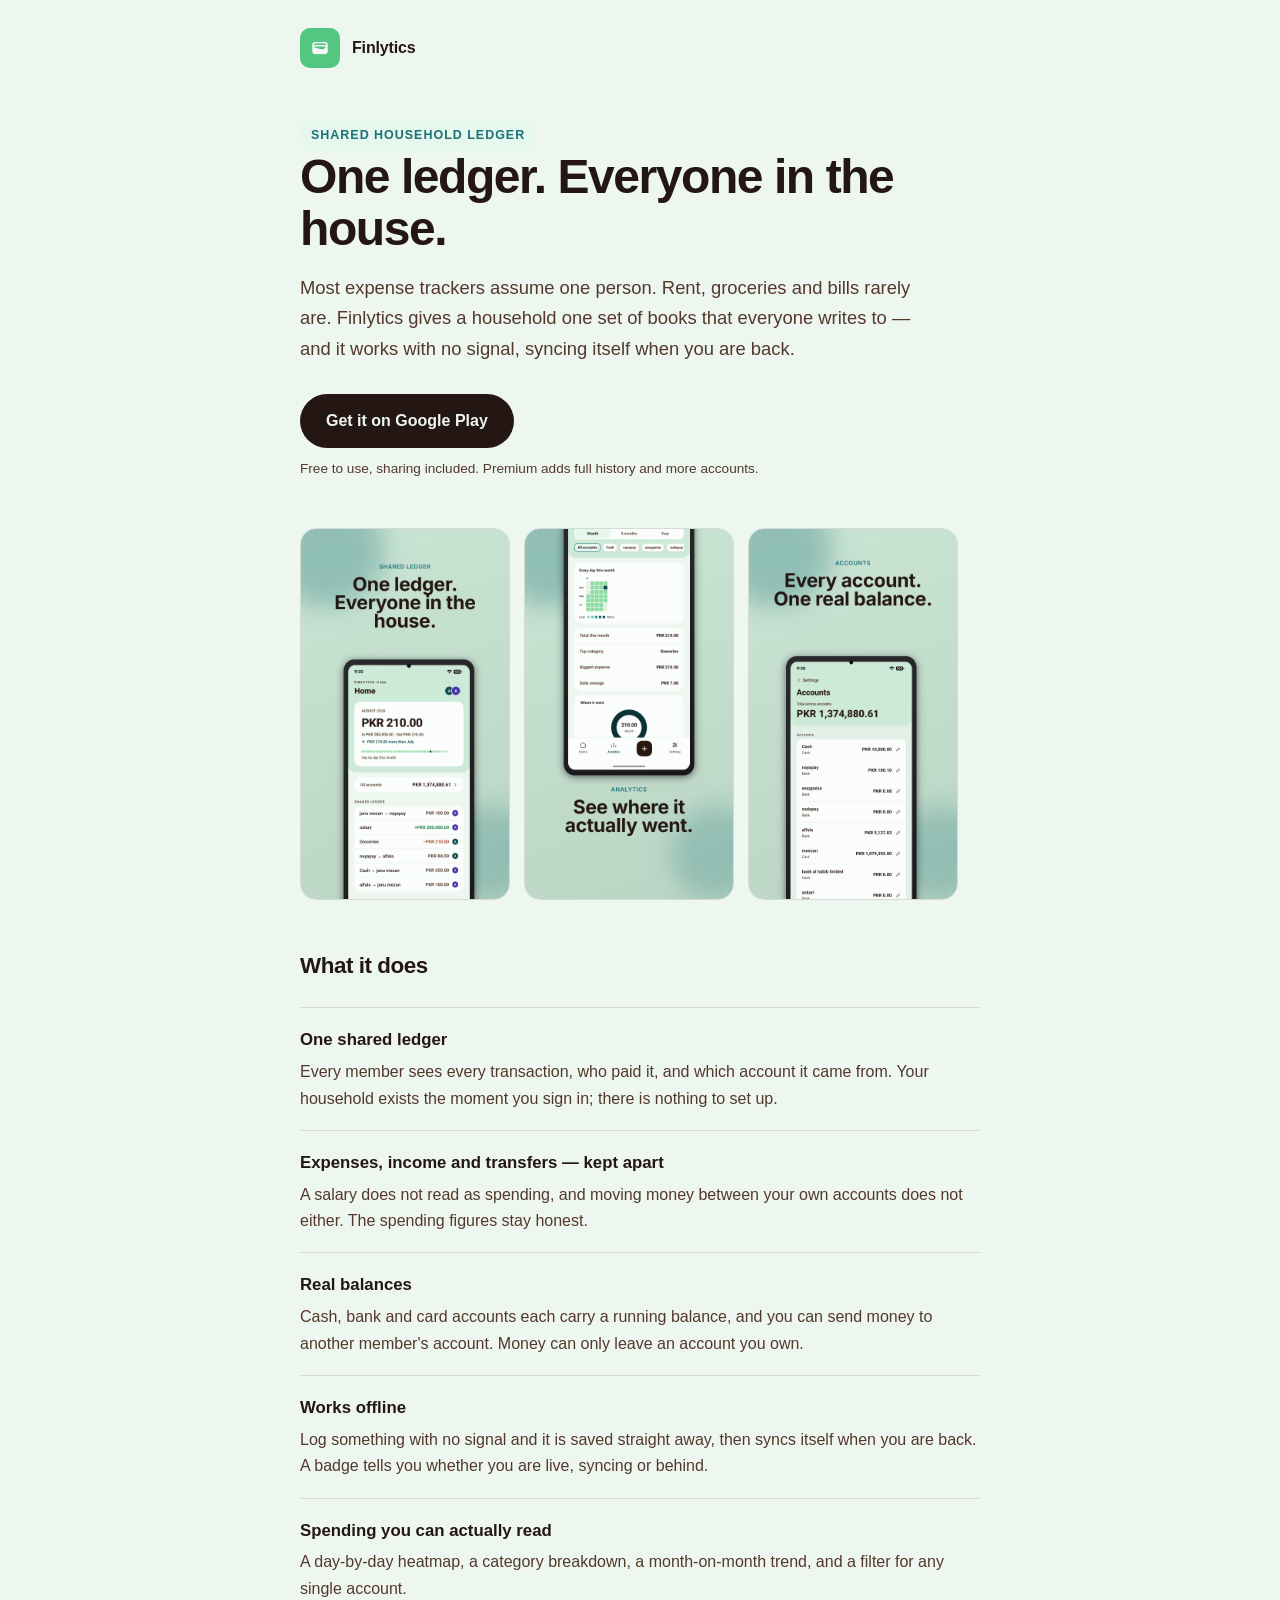
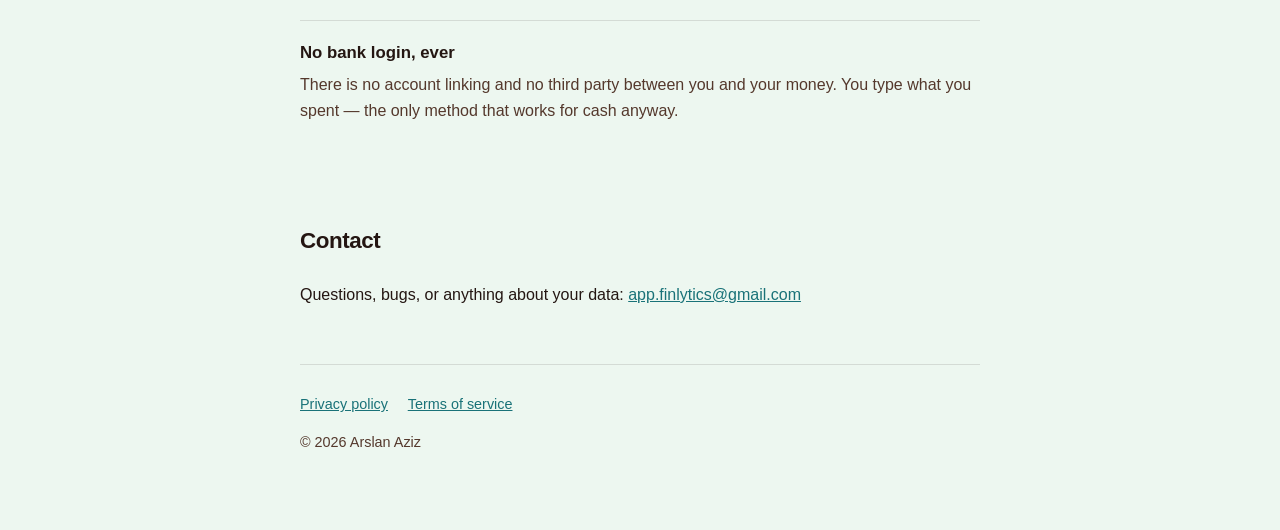
<file: index.html>
<!doctype html>
<html lang="en">
<head>
<meta charset="utf-8">
<meta name="viewport" content="width=device-width, initial-scale=1">
<title>Finlytics — a shared household expense ledger</title>
<meta name="description" content="One shared expense tracker for the whole house. Works offline, syncs later.">
<link rel="icon" href="assets/icon.png">
<link rel="stylesheet" href="styles.css">
</head>
<body>
<div class="wrap">

  <header class="site">
    <a class="brand" href="index.html">
      <img src="assets/icon.png" alt="Finlytics app icon">
      <span>Finlytics</span>
    </a>
  </header>

  <main>
    <section class="hero">
      <span class="pill">Shared household ledger</span>
      <h1>One ledger. Everyone in the house.</h1>
      <p class="tagline">
        Most expense trackers assume one person. Rent, groceries and bills rarely are.
        Finlytics gives a household one set of books that everyone writes to — and it works
        with no signal, syncing itself when you are back.
      </p>
      <a class="cta" href="https://play.google.com/store/apps/details?id=com.tidoo.finlytics">Get it on Google Play</a>
      <small class="cta-note">Free to use, sharing included. Premium adds full history and more accounts.</small>
    </section>

    <div class="shots">
      <img src="assets/shot-1.png" alt="The Finlytics home screen, showing a household's shared ledger and monthly total">
      <img src="assets/shot-2.png" alt="The analytics screen, showing a day-by-day spending heatmap and category breakdown">
      <img src="assets/shot-3.png" alt="The accounts screen, showing cash and bank accounts with running balances">
    </div>

    <section>
      <h2>What it does</h2>

      <div class="feature">
        <h3>One shared ledger</h3>
        <p>Every member sees every transaction, who paid it, and which account it came from.
           Your household exists the moment you sign in; there is nothing to set up.</p>
      </div>

      <div class="feature">
        <h3>Expenses, income and transfers — kept apart</h3>
        <p>A salary does not read as spending, and moving money between your own accounts does
           not either. The spending figures stay honest.</p>
      </div>

      <div class="feature">
        <h3>Real balances</h3>
        <p>Cash, bank and card accounts each carry a running balance, and you can send money to
           another member's account. Money can only leave an account you own.</p>
      </div>

      <div class="feature">
        <h3>Works offline</h3>
        <p>Log something with no signal and it is saved straight away, then syncs itself when
           you are back. A badge tells you whether you are live, syncing or behind.</p>
      </div>

      <div class="feature">
        <h3>Spending you can actually read</h3>
        <p>A day-by-day heatmap, a category breakdown, a month-on-month trend, and a filter for
           any single account.</p>
      </div>

      <div class="feature">
        <h3>No bank login, ever</h3>
        <p>There is no account linking and no third party between you and your money. You type
           what you spent — the only method that works for cash anyway.</p>
      </div>
    </section>

    <section>
      <h2>Contact</h2>
      <p>Questions, bugs, or anything about your data:
         <a href="mailto:app.finlytics@gmail.com">app.finlytics@gmail.com</a></p>
    </section>
  </main>

  <footer class="site">
    <a href="privacy.html">Privacy policy</a>
    <a href="terms.html">Terms of service</a>
    <p>© 2026 Arslan Aziz</p>
  </footer>

</div>
</body>
</html>
</file>
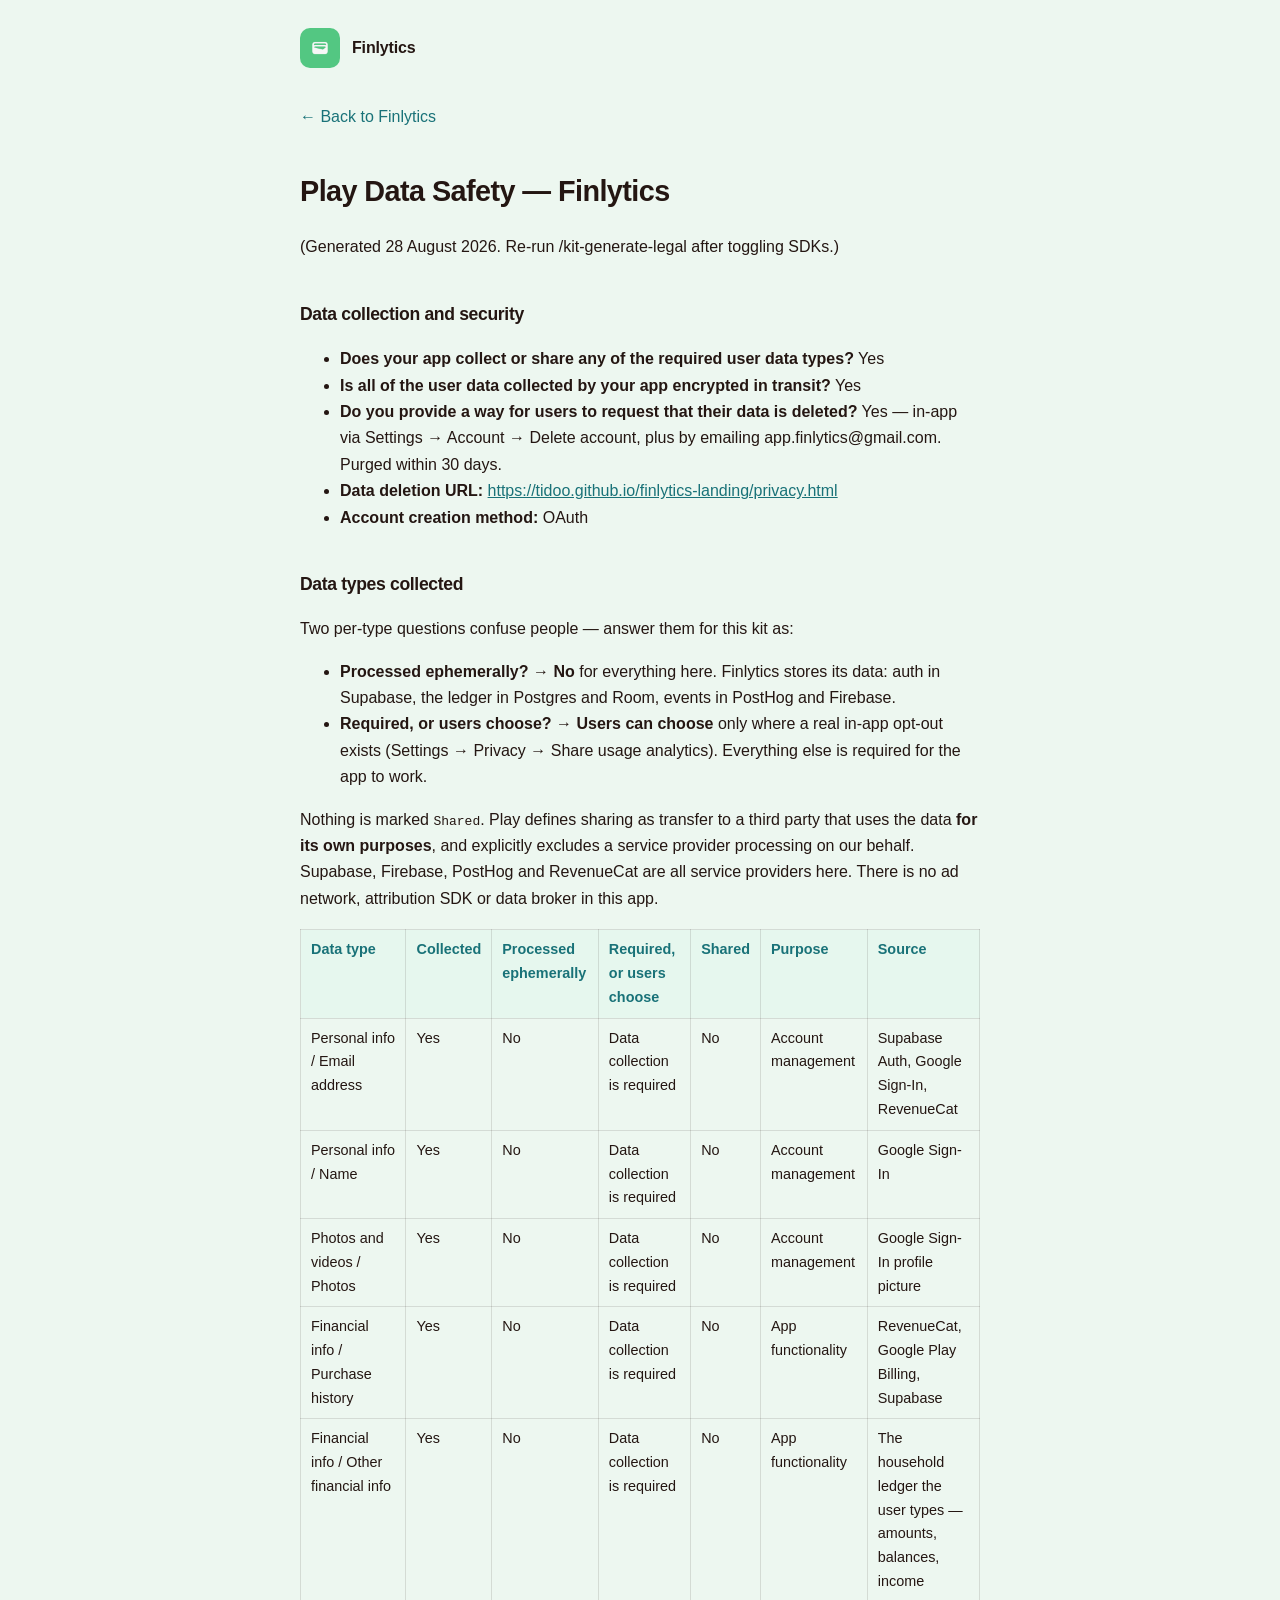
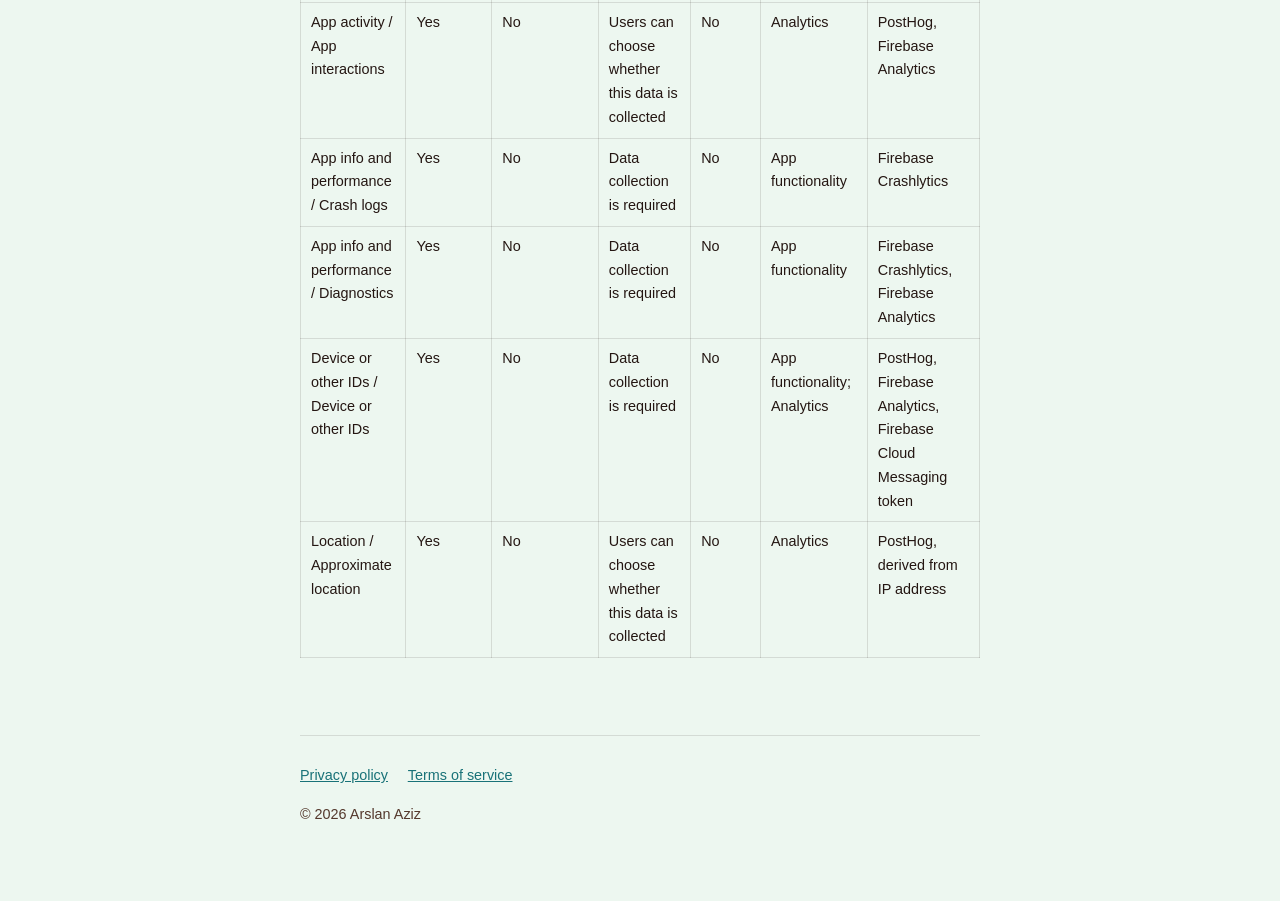
<file: data-safety.html>
<!doctype html>
<html lang="en">
<head>
<meta charset="utf-8">
<meta name="viewport" content="width=device-width, initial-scale=1">
<title>Data safety — Finlytics</title>
<meta name="robots" content="noindex, nofollow">
<link rel="icon" href="assets/icon.png">
<link rel="stylesheet" href="styles.css">
</head>
<body>
<div class="wrap">
  <header class="site">
    <a class="brand" href="index.html">
      <img src="assets/icon.png" alt="Finlytics app icon">
      <span>Finlytics</span>
    </a>
  </header>
  <main class="legal">
    <a class="back" href="index.html">&larr; Back to Finlytics</a>
<h1>Play Data Safety — Finlytics</h1>
<p>(Generated 28 August 2026. Re-run /kit-generate-legal after toggling SDKs.)</p>
<h2>Data collection and security</h2>
<ul>
<li><strong>Does your app collect or share any of the required user data types?</strong> Yes</li>
<li><strong>Is all of the user data collected by your app encrypted in transit?</strong> Yes</li>
<li><strong>Do you provide a way for users to request that their data is deleted?</strong> Yes — in-app via Settings → Account → Delete account, plus by emailing app.finlytics@gmail.com. Purged within 30 days.</li>
<li><strong>Data deletion URL:</strong> <a href="https://tidoo.github.io/finlytics-landing/privacy.html">https://tidoo.github.io/finlytics-landing/privacy.html</a></li>
<li><strong>Account creation method:</strong> OAuth</li>
</ul>
<h2>Data types collected</h2>
<p>Two per-type questions confuse people — answer them for this kit as:</p>
<ul>
<li><strong>Processed ephemerally?</strong> → <strong>No</strong> for everything here. Finlytics stores its data: auth in Supabase, the ledger in Postgres and Room, events in PostHog and Firebase.</li>
<li><strong>Required, or users choose?</strong> → <strong>Users can choose</strong> only where a real in-app opt-out exists (Settings → Privacy → Share usage analytics). Everything else is required for the app to work.</li>
</ul>
<p>Nothing is marked <code>Shared</code>. Play defines sharing as transfer to a third party that uses the data <strong>for its own purposes</strong>, and explicitly excludes a service provider processing on our behalf. Supabase, Firebase, PostHog and RevenueCat are all service providers here. There is no ad network, attribution SDK or data broker in this app.</p>
<table><thead><tr><th>Data type</th><th>Collected</th><th>Processed ephemerally</th><th>Required, or users choose</th><th>Shared</th><th>Purpose</th><th>Source</th></tr></thead><tbody>
<tr><td>Personal info / Email address</td><td>Yes</td><td>No</td><td>Data collection is required</td><td>No</td><td>Account management</td><td>Supabase Auth, Google Sign-In, RevenueCat</td></tr>
<tr><td>Personal info / Name</td><td>Yes</td><td>No</td><td>Data collection is required</td><td>No</td><td>Account management</td><td>Google Sign-In</td></tr>
<tr><td>Photos and videos / Photos</td><td>Yes</td><td>No</td><td>Data collection is required</td><td>No</td><td>Account management</td><td>Google Sign-In profile picture</td></tr>
<tr><td>Financial info / Purchase history</td><td>Yes</td><td>No</td><td>Data collection is required</td><td>No</td><td>App functionality</td><td>RevenueCat, Google Play Billing, Supabase</td></tr>
<tr><td>Financial info / Other financial info</td><td>Yes</td><td>No</td><td>Data collection is required</td><td>No</td><td>App functionality</td><td>The household ledger the user types — amounts, balances, income</td></tr>
<tr><td>App activity / App interactions</td><td>Yes</td><td>No</td><td>Users can choose whether this data is collected</td><td>No</td><td>Analytics</td><td>PostHog, Firebase Analytics</td></tr>
<tr><td>App info and performance / Crash logs</td><td>Yes</td><td>No</td><td>Data collection is required</td><td>No</td><td>App functionality</td><td>Firebase Crashlytics</td></tr>
<tr><td>App info and performance / Diagnostics</td><td>Yes</td><td>No</td><td>Data collection is required</td><td>No</td><td>App functionality</td><td>Firebase Crashlytics, Firebase Analytics</td></tr>
<tr><td>Device or other IDs / Device or other IDs</td><td>Yes</td><td>No</td><td>Data collection is required</td><td>No</td><td>App functionality; Analytics</td><td>PostHog, Firebase Analytics, Firebase Cloud Messaging token</td></tr>
<tr><td>Location / Approximate location</td><td>Yes</td><td>No</td><td>Users can choose whether this data is collected</td><td>No</td><td>Analytics</td><td>PostHog, derived from IP address</td></tr>
</tbody></table>
  </main>
  <footer class="site">
    <a href="privacy.html">Privacy policy</a>
    <a href="terms.html">Terms of service</a>
    <p>&copy; 2026 Arslan Aziz</p>
  </footer>
</div>
</body>
</html>
</file>
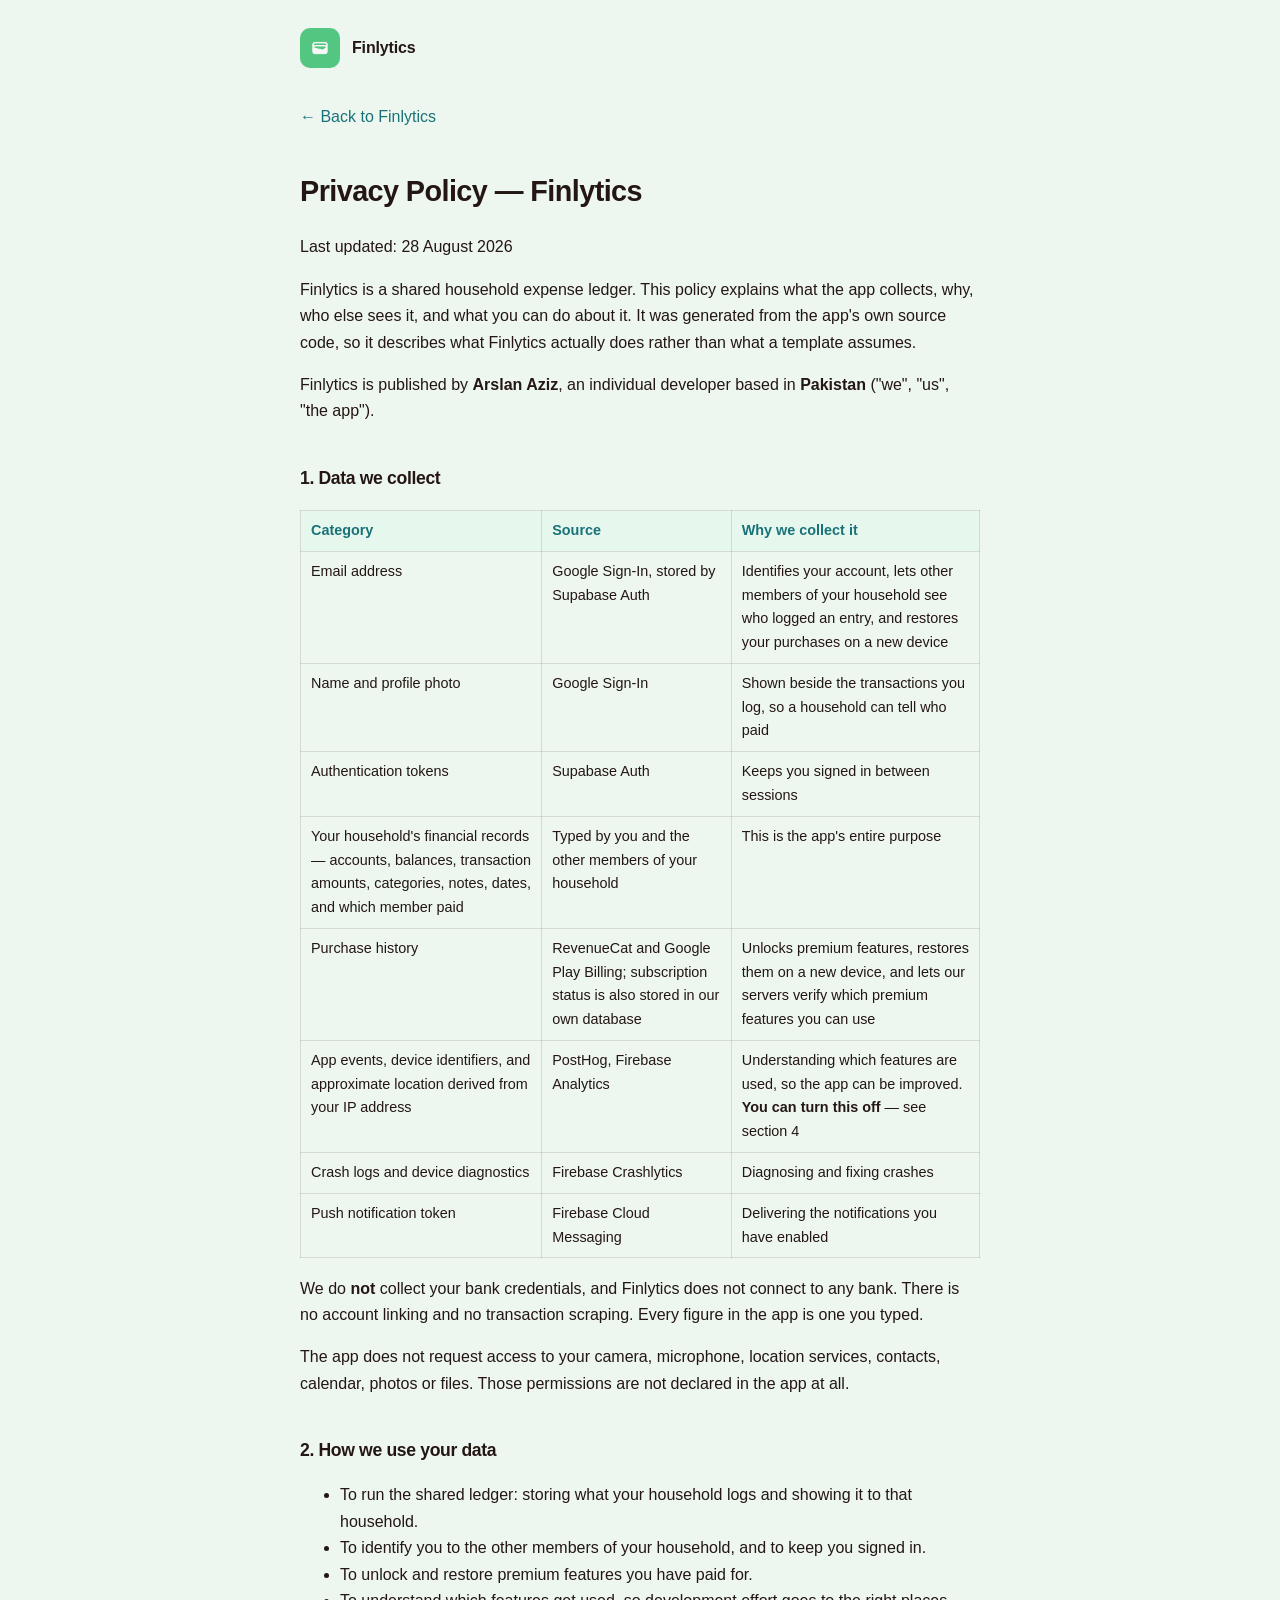
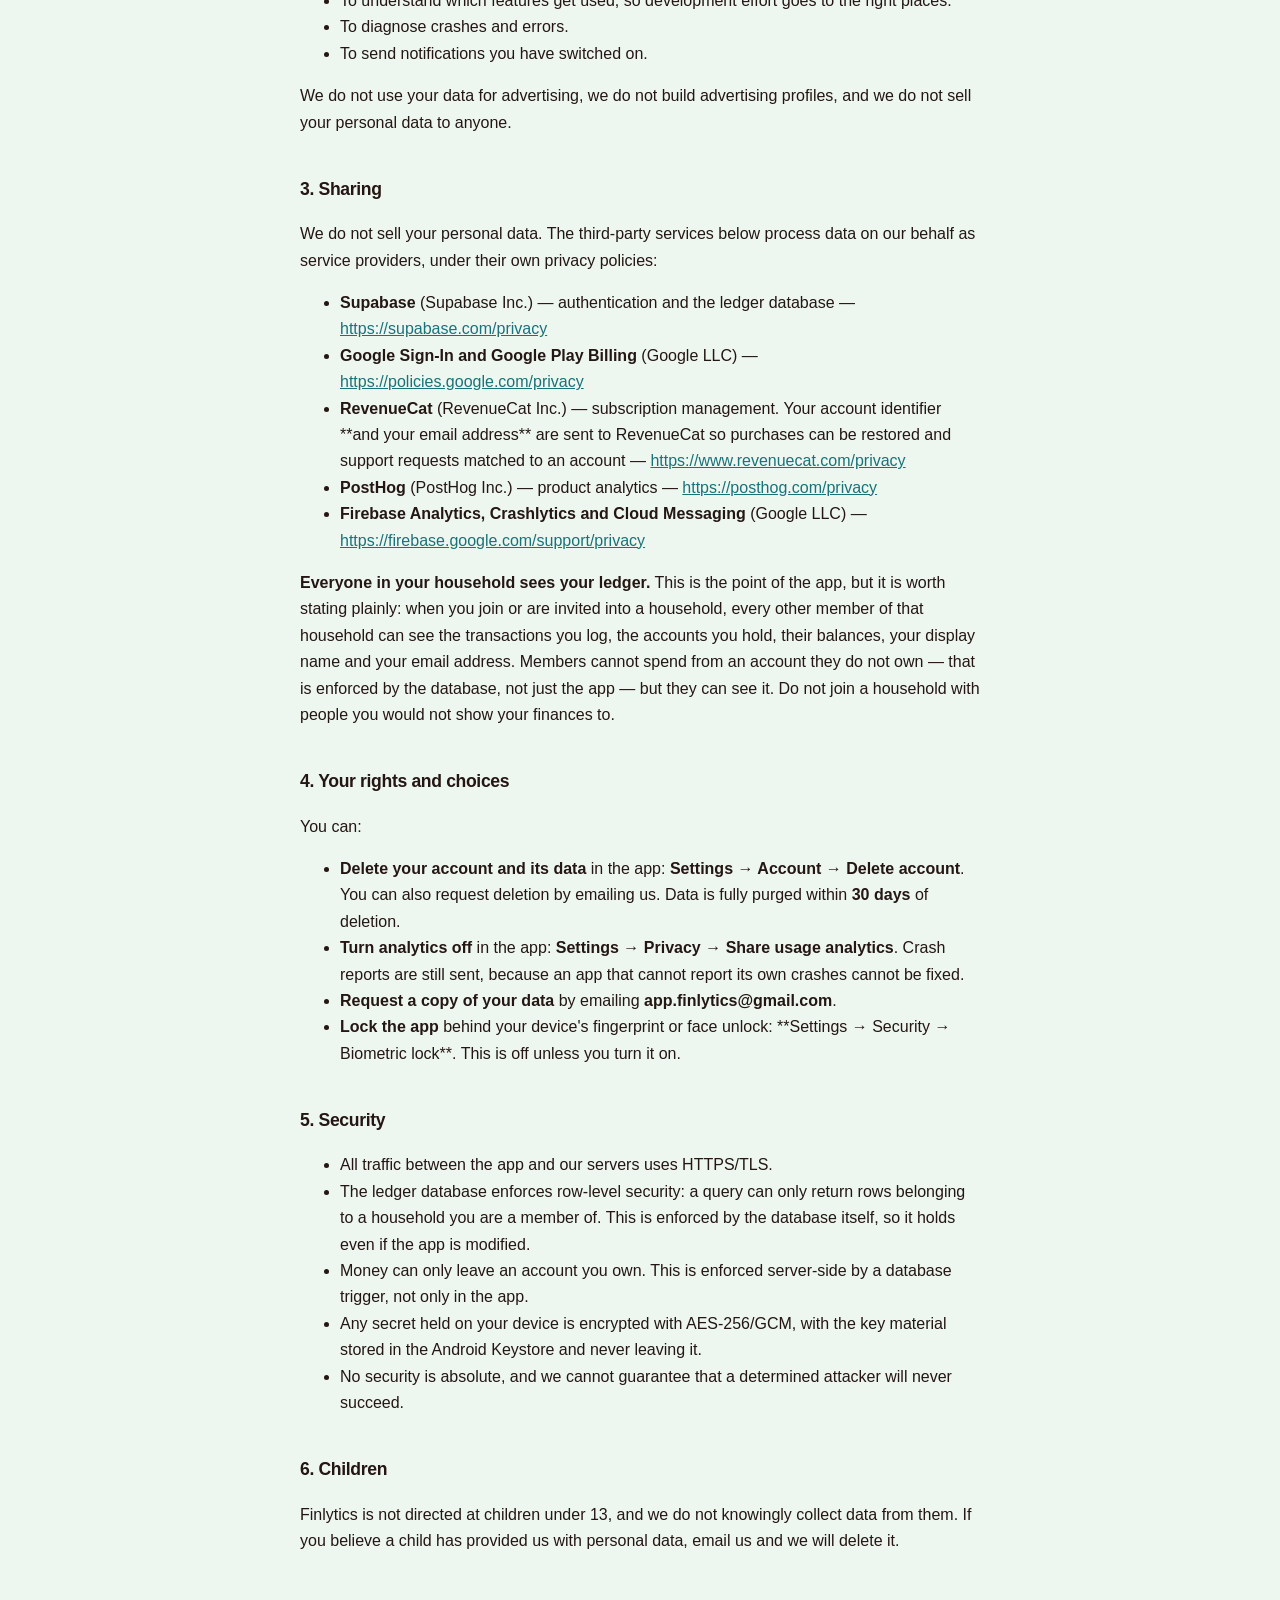
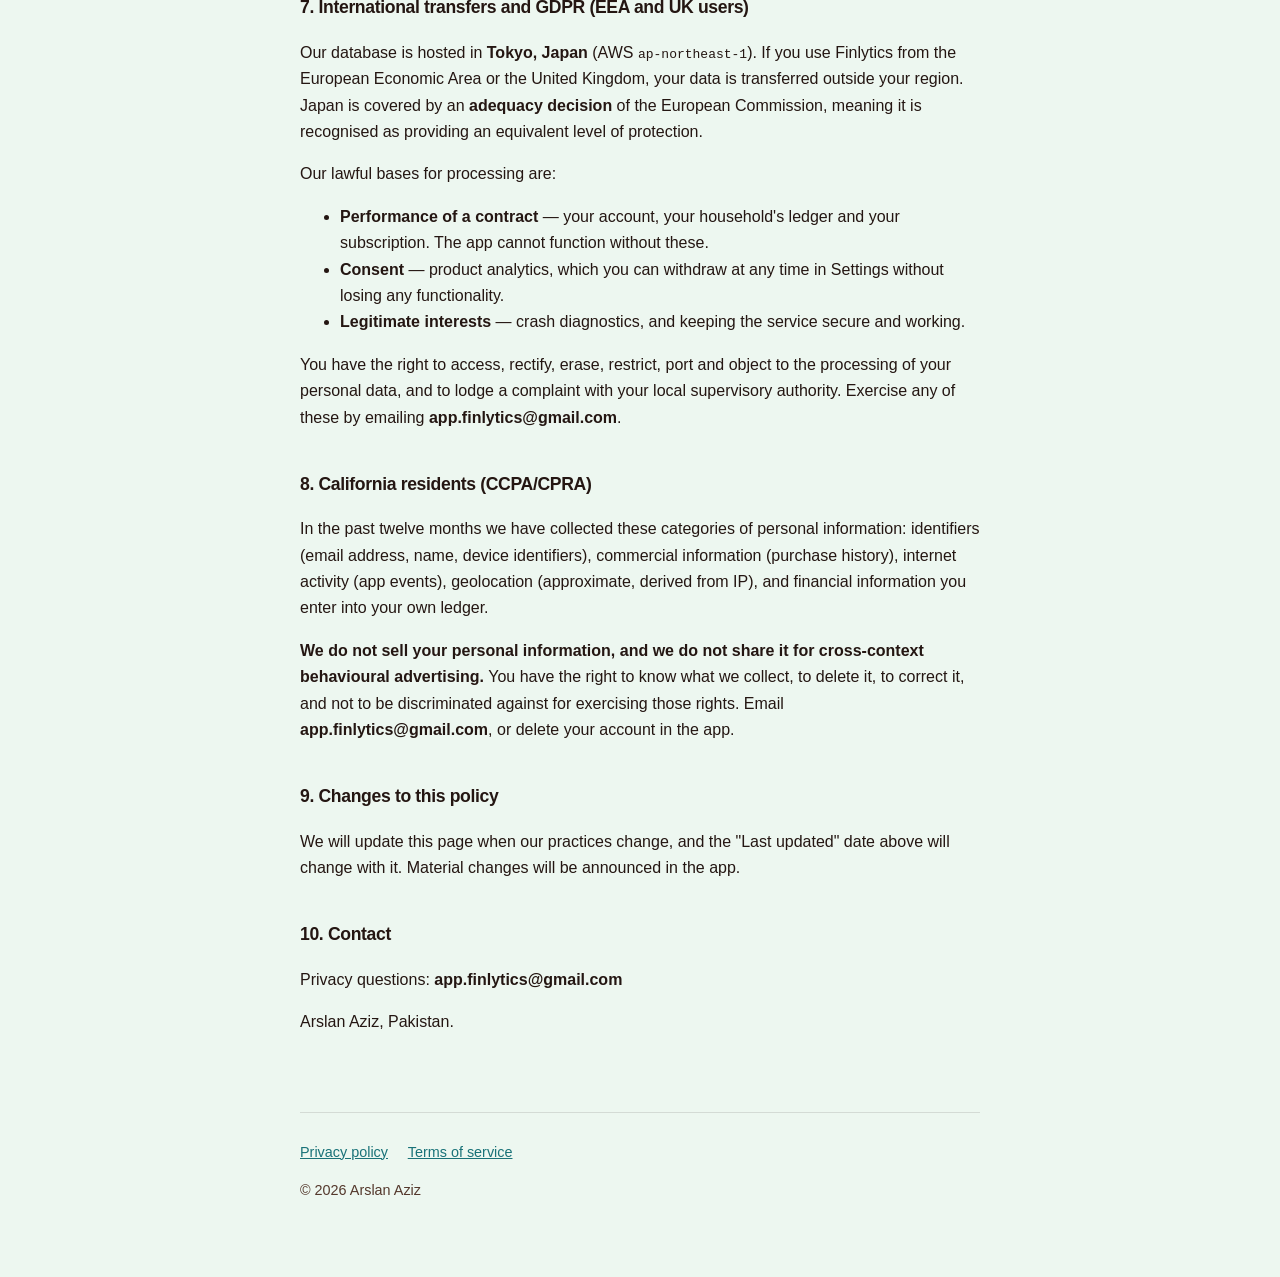
<file: privacy.html>
<!doctype html>
<html lang="en">
<head>
<meta charset="utf-8">
<meta name="viewport" content="width=device-width, initial-scale=1">
<title>Privacy Policy — Finlytics</title>
<link rel="icon" href="assets/icon.png">
<link rel="stylesheet" href="styles.css">
</head>
<body>
<div class="wrap">
  <header class="site">
    <a class="brand" href="index.html">
      <img src="assets/icon.png" alt="Finlytics app icon">
      <span>Finlytics</span>
    </a>
  </header>
  <main class="legal">
    <a class="back" href="index.html">&larr; Back to Finlytics</a>
<h1>Privacy Policy — Finlytics</h1>
<p>Last updated: 28 August 2026</p>
<p>Finlytics is a shared household expense ledger. This policy explains what the app collects, why, who else sees it, and what you can do about it. It was generated from the app&#x27;s own source code, so it describes what Finlytics actually does rather than what a template assumes.</p>
<p>Finlytics is published by <strong>Arslan Aziz</strong>, an individual developer based in <strong>Pakistan</strong> (&quot;we&quot;, &quot;us&quot;, &quot;the app&quot;).</p>
<h2>1. Data we collect</h2>
<table><thead><tr><th>Category</th><th>Source</th><th>Why we collect it</th></tr></thead><tbody>
<tr><td>Email address</td><td>Google Sign-In, stored by Supabase Auth</td><td>Identifies your account, lets other members of your household see who logged an entry, and restores your purchases on a new device</td></tr>
<tr><td>Name and profile photo</td><td>Google Sign-In</td><td>Shown beside the transactions you log, so a household can tell who paid</td></tr>
<tr><td>Authentication tokens</td><td>Supabase Auth</td><td>Keeps you signed in between sessions</td></tr>
<tr><td>Your household&#x27;s financial records — accounts, balances, transaction amounts, categories, notes, dates, and which member paid</td><td>Typed by you and the other members of your household</td><td>This is the app&#x27;s entire purpose</td></tr>
<tr><td>Purchase history</td><td>RevenueCat and Google Play Billing; subscription status is also stored in our own database</td><td>Unlocks premium features, restores them on a new device, and lets our servers verify which premium features you can use</td></tr>
<tr><td>App events, device identifiers, and approximate location derived from your IP address</td><td>PostHog, Firebase Analytics</td><td>Understanding which features are used, so the app can be improved. <strong>You can turn this off</strong> — see section 4</td></tr>
<tr><td>Crash logs and device diagnostics</td><td>Firebase Crashlytics</td><td>Diagnosing and fixing crashes</td></tr>
<tr><td>Push notification token</td><td>Firebase Cloud Messaging</td><td>Delivering the notifications you have enabled</td></tr>
</tbody></table>
<p>We do <strong>not</strong> collect your bank credentials, and Finlytics does not connect to any bank. There is no account linking and no transaction scraping. Every figure in the app is one you typed.</p>
<p>The app does not request access to your camera, microphone, location services, contacts, calendar, photos or files. Those permissions are not declared in the app at all.</p>
<h2>2. How we use your data</h2>
<ul>
<li>To run the shared ledger: storing what your household logs and showing it to that household.</li>
<li>To identify you to the other members of your household, and to keep you signed in.</li>
<li>To unlock and restore premium features you have paid for.</li>
<li>To understand which features get used, so development effort goes to the right places.</li>
<li>To diagnose crashes and errors.</li>
<li>To send notifications you have switched on.</li>
</ul>
<p>We do not use your data for advertising, we do not build advertising profiles, and we do not sell your personal data to anyone.</p>
<h2>3. Sharing</h2>
<p>We do not sell your personal data. The third-party services below process data on our behalf as service providers, under their own privacy policies:</p>
<ul>
<li><strong>Supabase</strong> (Supabase Inc.) — authentication and the ledger database — <a href="https://supabase.com/privacy">https://supabase.com/privacy</a></li>
<li><strong>Google Sign-In and Google Play Billing</strong> (Google LLC) — <a href="https://policies.google.com/privacy">https://policies.google.com/privacy</a></li>
<li><strong>RevenueCat</strong> (RevenueCat Inc.) — subscription management. Your account identifier **and your email address** are sent to RevenueCat so purchases can be restored and support requests matched to an account — <a href="https://www.revenuecat.com/privacy">https://www.revenuecat.com/privacy</a></li>
<li><strong>PostHog</strong> (PostHog Inc.) — product analytics — <a href="https://posthog.com/privacy">https://posthog.com/privacy</a></li>
<li><strong>Firebase Analytics, Crashlytics and Cloud Messaging</strong> (Google LLC) — <a href="https://firebase.google.com/support/privacy">https://firebase.google.com/support/privacy</a></li>
</ul>
<p><strong>Everyone in your household sees your ledger.</strong> This is the point of the app, but it is worth stating plainly: when you join or are invited into a household, every other member of that household can see the transactions you log, the accounts you hold, their balances, your display name and your email address. Members cannot spend from an account they do not own — that is enforced by the database, not just the app — but they can see it. Do not join a household with people you would not show your finances to.</p>
<h2>4. Your rights and choices</h2>
<p>You can:</p>
<ul>
<li><strong>Delete your account and its data</strong> in the app: <strong>Settings → Account → Delete account</strong>. You can also request deletion by emailing us. Data is fully purged within <strong>30 days</strong> of deletion.</li>
<li><strong>Turn analytics off</strong> in the app: <strong>Settings → Privacy → Share usage analytics</strong>. Crash reports are still sent, because an app that cannot report its own crashes cannot be fixed.</li>
<li><strong>Request a copy of your data</strong> by emailing <strong>app.finlytics@gmail.com</strong>.</li>
<li><strong>Lock the app</strong> behind your device&#x27;s fingerprint or face unlock: **Settings → Security → Biometric lock**. This is off unless you turn it on.</li>
</ul>
<h2>5. Security</h2>
<ul>
<li>All traffic between the app and our servers uses HTTPS/TLS.</li>
<li>The ledger database enforces row-level security: a query can only return rows belonging to a household you are a member of. This is enforced by the database itself, so it holds even if the app is modified.</li>
<li>Money can only leave an account you own. This is enforced server-side by a database trigger, not only in the app.</li>
<li>Any secret held on your device is encrypted with AES-256/GCM, with the key material stored in the Android Keystore and never leaving it.</li>
<li>No security is absolute, and we cannot guarantee that a determined attacker will never succeed.</li>
</ul>
<h2>6. Children</h2>
<p>Finlytics is not directed at children under 13, and we do not knowingly collect data from them. If you believe a child has provided us with personal data, email us and we will delete it.</p>
<h2>7. International transfers and GDPR (EEA and UK users)</h2>
<p>Our database is hosted in <strong>Tokyo, Japan</strong> (AWS <code>ap-northeast-1</code>). If you use Finlytics from the European Economic Area or the United Kingdom, your data is transferred outside your region. Japan is covered by an <strong>adequacy decision</strong> of the European Commission, meaning it is recognised as providing an equivalent level of protection.</p>
<p>Our lawful bases for processing are:</p>
<ul>
<li><strong>Performance of a contract</strong> — your account, your household&#x27;s ledger and your subscription. The app cannot function without these.</li>
<li><strong>Consent</strong> — product analytics, which you can withdraw at any time in Settings without losing any functionality.</li>
<li><strong>Legitimate interests</strong> — crash diagnostics, and keeping the service secure and working.</li>
</ul>
<p>You have the right to access, rectify, erase, restrict, port and object to the processing of your personal data, and to lodge a complaint with your local supervisory authority. Exercise any of these by emailing <strong>app.finlytics@gmail.com</strong>.</p>
<h2>8. California residents (CCPA/CPRA)</h2>
<p>In the past twelve months we have collected these categories of personal information: identifiers (email address, name, device identifiers), commercial information (purchase history), internet activity (app events), geolocation (approximate, derived from IP), and financial information you enter into your own ledger.</p>
<p><strong>We do not sell your personal information, and we do not share it for cross-context behavioural advertising.</strong> You have the right to know what we collect, to delete it, to correct it, and not to be discriminated against for exercising those rights. Email <strong>app.finlytics@gmail.com</strong>, or delete your account in the app.</p>
<h2>9. Changes to this policy</h2>
<p>We will update this page when our practices change, and the &quot;Last updated&quot; date above will change with it. Material changes will be announced in the app.</p>
<h2>10. Contact</h2>
<p>Privacy questions: <strong>app.finlytics@gmail.com</strong></p>
<p>Arslan Aziz, Pakistan.</p>
  </main>
  <footer class="site">
    <a href="privacy.html">Privacy policy</a>
    <a href="terms.html">Terms of service</a>
    <p>&copy; 2026 Arslan Aziz</p>
  </footer>
</div>
</body>
</html>
</file>
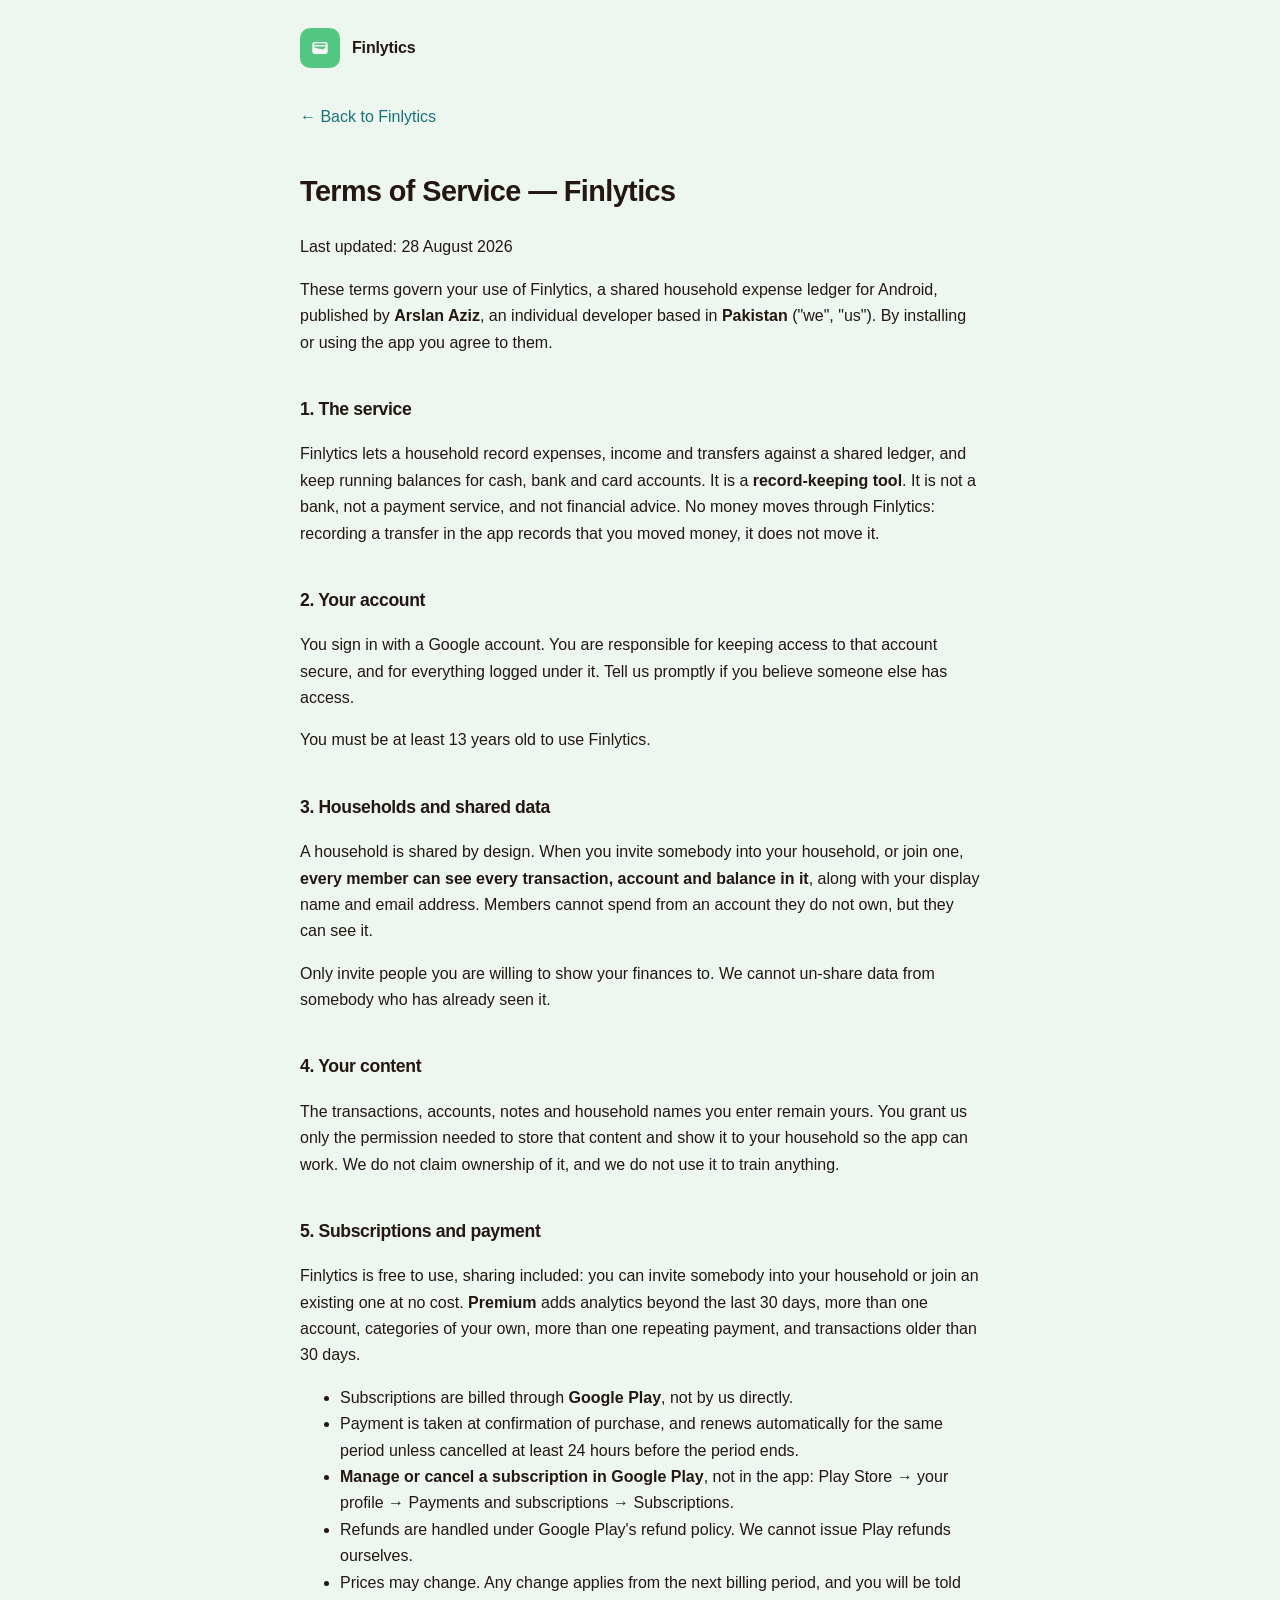
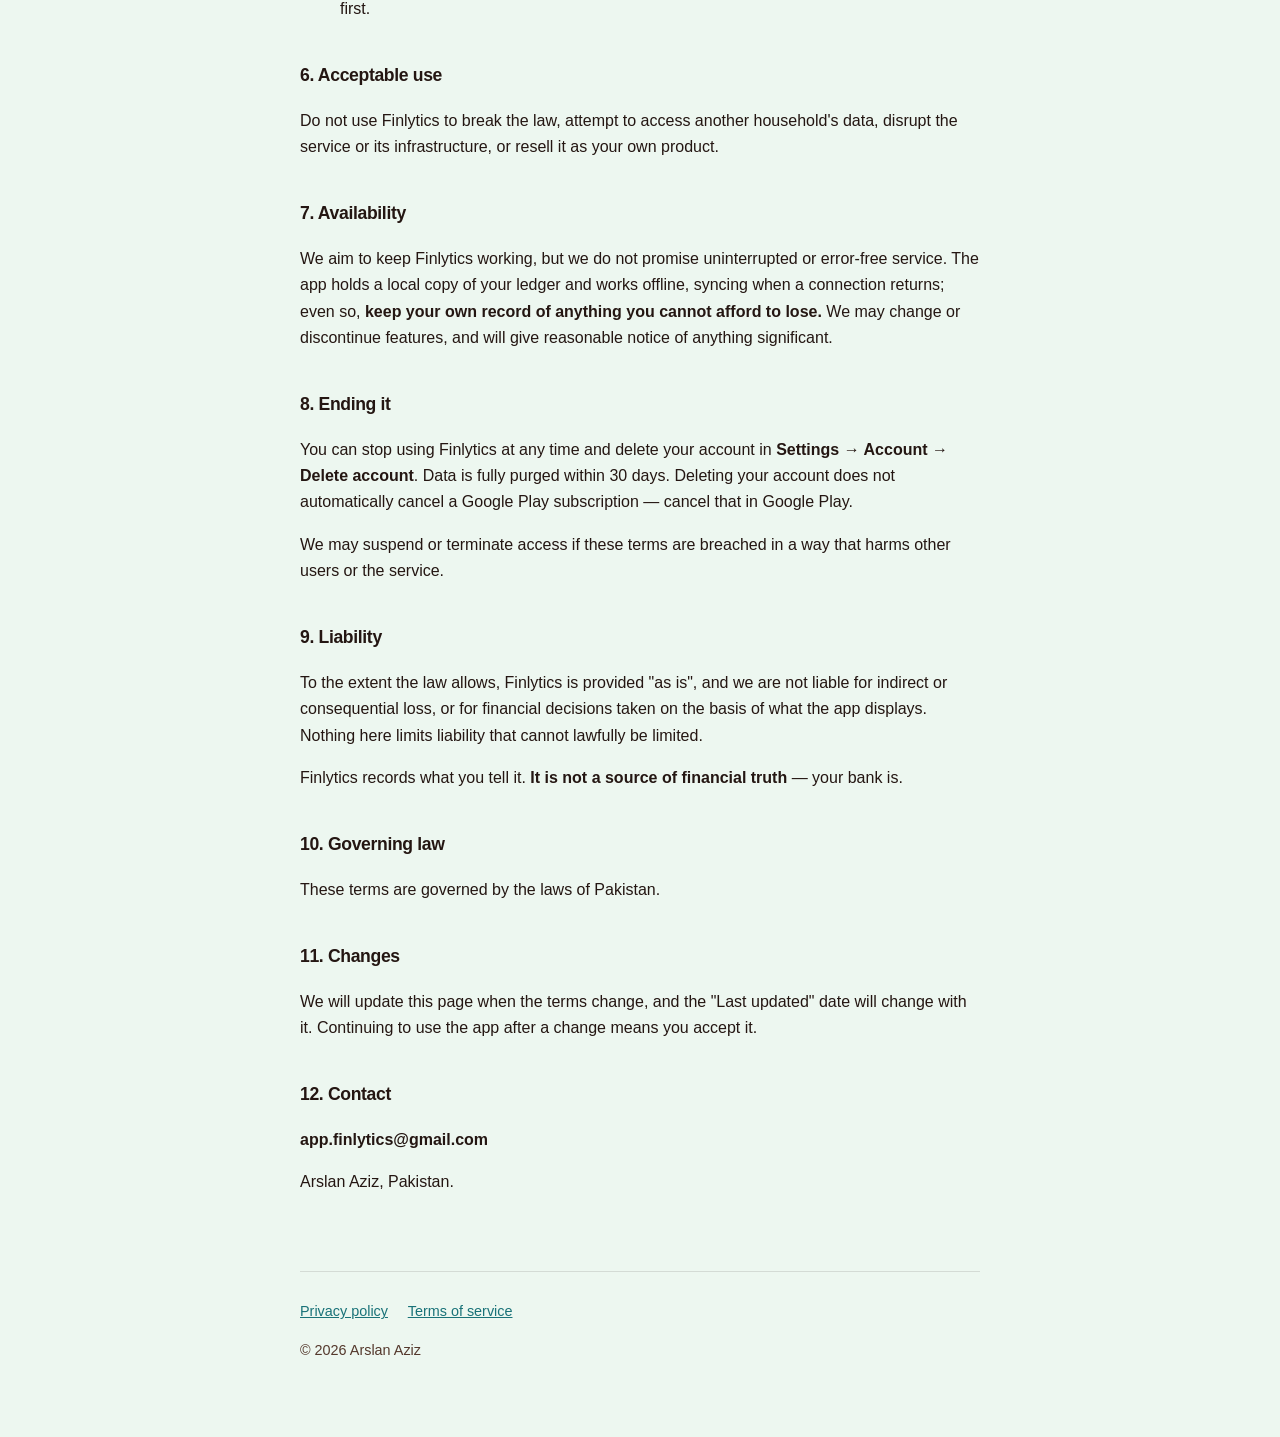
<file: terms.html>
<!doctype html>
<html lang="en">
<head>
<meta charset="utf-8">
<meta name="viewport" content="width=device-width, initial-scale=1">
<title>Terms of Service — Finlytics</title>
<link rel="icon" href="assets/icon.png">
<link rel="stylesheet" href="styles.css">
</head>
<body>
<div class="wrap">
  <header class="site">
    <a class="brand" href="index.html">
      <img src="assets/icon.png" alt="Finlytics app icon">
      <span>Finlytics</span>
    </a>
  </header>
  <main class="legal">
    <a class="back" href="index.html">&larr; Back to Finlytics</a>
<h1>Terms of Service — Finlytics</h1>
<p>Last updated: 28 August 2026</p>
<p>These terms govern your use of Finlytics, a shared household expense ledger for Android, published by <strong>Arslan Aziz</strong>, an individual developer based in <strong>Pakistan</strong> (&quot;we&quot;, &quot;us&quot;). By installing or using the app you agree to them.</p>
<h2>1. The service</h2>
<p>Finlytics lets a household record expenses, income and transfers against a shared ledger, and keep running balances for cash, bank and card accounts. It is a <strong>record-keeping tool</strong>. It is not a bank, not a payment service, and not financial advice. No money moves through Finlytics: recording a transfer in the app records that you moved money, it does not move it.</p>
<h2>2. Your account</h2>
<p>You sign in with a Google account. You are responsible for keeping access to that account secure, and for everything logged under it. Tell us promptly if you believe someone else has access.</p>
<p>You must be at least 13 years old to use Finlytics.</p>
<h2>3. Households and shared data</h2>
<p>A household is shared by design. When you invite somebody into your household, or join one, <strong>every member can see every transaction, account and balance in it</strong>, along with your display name and email address. Members cannot spend from an account they do not own, but they can see it.</p>
<p>Only invite people you are willing to show your finances to. We cannot un-share data from somebody who has already seen it.</p>
<h2>4. Your content</h2>
<p>The transactions, accounts, notes and household names you enter remain yours. You grant us only the permission needed to store that content and show it to your household so the app can work. We do not claim ownership of it, and we do not use it to train anything.</p>
<h2>5. Subscriptions and payment</h2>
<p>Finlytics is free to use, sharing included: you can invite somebody into your household or join an existing one at no cost. <strong>Premium</strong> adds analytics beyond the last 30 days, more than one account, categories of your own, more than one repeating payment, and transactions older than 30 days.</p>
<ul>
<li>Subscriptions are billed through <strong>Google Play</strong>, not by us directly.</li>
<li>Payment is taken at confirmation of purchase, and renews automatically for the same period unless cancelled at least 24 hours before the period ends.</li>
<li><strong>Manage or cancel a subscription in Google Play</strong>, not in the app: Play Store → your profile → Payments and subscriptions → Subscriptions.</li>
<li>Refunds are handled under Google Play&#x27;s refund policy. We cannot issue Play refunds ourselves.</li>
<li>Prices may change. Any change applies from the next billing period, and you will be told first.</li>
</ul>
<h2>6. Acceptable use</h2>
<p>Do not use Finlytics to break the law, attempt to access another household&#x27;s data, disrupt the service or its infrastructure, or resell it as your own product.</p>
<h2>7. Availability</h2>
<p>We aim to keep Finlytics working, but we do not promise uninterrupted or error-free service. The app holds a local copy of your ledger and works offline, syncing when a connection returns; even so, <strong>keep your own record of anything you cannot afford to lose.</strong> We may change or discontinue features, and will give reasonable notice of anything significant.</p>
<h2>8. Ending it</h2>
<p>You can stop using Finlytics at any time and delete your account in <strong>Settings → Account → Delete account</strong>. Data is fully purged within 30 days. Deleting your account does not automatically cancel a Google Play subscription — cancel that in Google Play.</p>
<p>We may suspend or terminate access if these terms are breached in a way that harms other users or the service.</p>
<h2>9. Liability</h2>
<p>To the extent the law allows, Finlytics is provided &quot;as is&quot;, and we are not liable for indirect or consequential loss, or for financial decisions taken on the basis of what the app displays. Nothing here limits liability that cannot lawfully be limited.</p>
<p>Finlytics records what you tell it. <strong>It is not a source of financial truth</strong> — your bank is.</p>
<h2>10. Governing law</h2>
<p>These terms are governed by the laws of Pakistan.</p>
<h2>11. Changes</h2>
<p>We will update this page when the terms change, and the &quot;Last updated&quot; date will change with it. Continuing to use the app after a change means you accept it.</p>
<h2>12. Contact</h2>
<p><strong>app.finlytics@gmail.com</strong></p>
<p>Arslan Aziz, Pakistan.</p>
  </main>
  <footer class="site">
    <a href="privacy.html">Privacy policy</a>
    <a href="terms.html">Terms of service</a>
    <p>&copy; 2026 Arslan Aziz</p>
  </footer>
</div>
</body>
</html>
</file>
<file: styles.css>
/* Finlytics landing — one stylesheet, no framework, no external requests. */
:root {
  --accent: #197278;          /* BrandPrimary, from core/designsystem/theme/Color.kt */
  --accent-soft: #e6f7ee;
  --ink: #241612;
  --ink-muted: #54382c;
  --ground: #edf7f0;
  --card: #fafdfb;
  --line: rgba(36, 22, 18, .12);
}
@media (prefers-color-scheme: dark) {
  :root {
    --accent: #6fcbaf; --accent-soft: #12312c;
    --ink: #ece7e3; --ink-muted: #a99f98;
    --ground: #10201b; --card: #16261f;
    --line: rgba(236, 231, 227, .14);
  }
}
* { box-sizing: border-box; }
body {
  margin: 0; background: var(--ground); color: var(--ink);
  font-family: -apple-system, BlinkMacSystemFont, "Segoe UI", Roboto, Helvetica, Arial, sans-serif;
  line-height: 1.65; -webkit-font-smoothing: antialiased;
}
.wrap { max-width: 720px; margin: 0 auto; padding: 0 20px; }
header.site { padding: 28px 0 8px; }
.brand { display: flex; align-items: center; gap: 12px; text-decoration: none; color: inherit; }
.brand img { width: 40px; height: 40px; border-radius: 10px; }
.brand span { font-weight: 700; letter-spacing: -.01em; }
.hero { padding: 44px 0 8px; }
.hero h1 { font-size: clamp(2rem, 7vw, 3rem); line-height: 1.1; letter-spacing: -.03em; margin: 0 0 .35em; }
.hero p.tagline { font-size: 1.15rem; color: var(--ink-muted); margin: 0 0 1.6em; max-width: 34em; }
.cta {
  display: inline-block; background: var(--ink); color: var(--ground);
  padding: 14px 26px; border-radius: 999px; text-decoration: none; font-weight: 600;
}
.cta:hover { opacity: .9; }
.cta-note { display: block; margin-top: 10px; font-size: .85rem; color: var(--ink-muted); }
.shots { display: flex; gap: 14px; overflow-x: auto; padding: 40px 0 8px; margin: 0 -20px; padding-left: 20px; padding-right: 20px; }
.shots img { width: 210px; flex: 0 0 auto; border-radius: 16px; border: 1px solid var(--line); }
section { padding: 40px 0; }
h2 { font-size: 1.4rem; letter-spacing: -.02em; margin: 0 0 1em; }
.feature { border-top: 1px solid var(--line); padding: 18px 0; }
.feature h3 { margin: 0 0 .3em; font-size: 1.05rem; }
.feature p { margin: 0; color: var(--ink-muted); }
.pill { display: inline-block; background: var(--accent-soft); color: var(--accent); font-size: .78rem;
        font-weight: 700; letter-spacing: .08em; text-transform: uppercase; padding: 5px 11px; border-radius: 999px; }
a { color: var(--accent); }
footer.site { border-top: 1px solid var(--line); padding: 28px 0 60px; color: var(--ink-muted); font-size: .9rem; }
footer.site a { margin-right: 16px; }
/* Legal pages */
.legal { padding: 28px 0 60px; }
.legal h1 { font-size: 1.8rem; letter-spacing: -.02em; }
.legal h2 { font-size: 1.1rem; margin-top: 2.2em; }
.legal table { border-collapse: collapse; width: 100%; margin: 1.2em 0; font-size: .9rem; display: block; overflow-x: auto; }
.legal th, .legal td { border: 1px solid var(--line); padding: 8px 10px; text-align: left; vertical-align: top; }
.legal th { background: var(--accent-soft); color: var(--accent); }
.back { display: inline-block; margin-bottom: 18px; text-decoration: none; }
</file>
